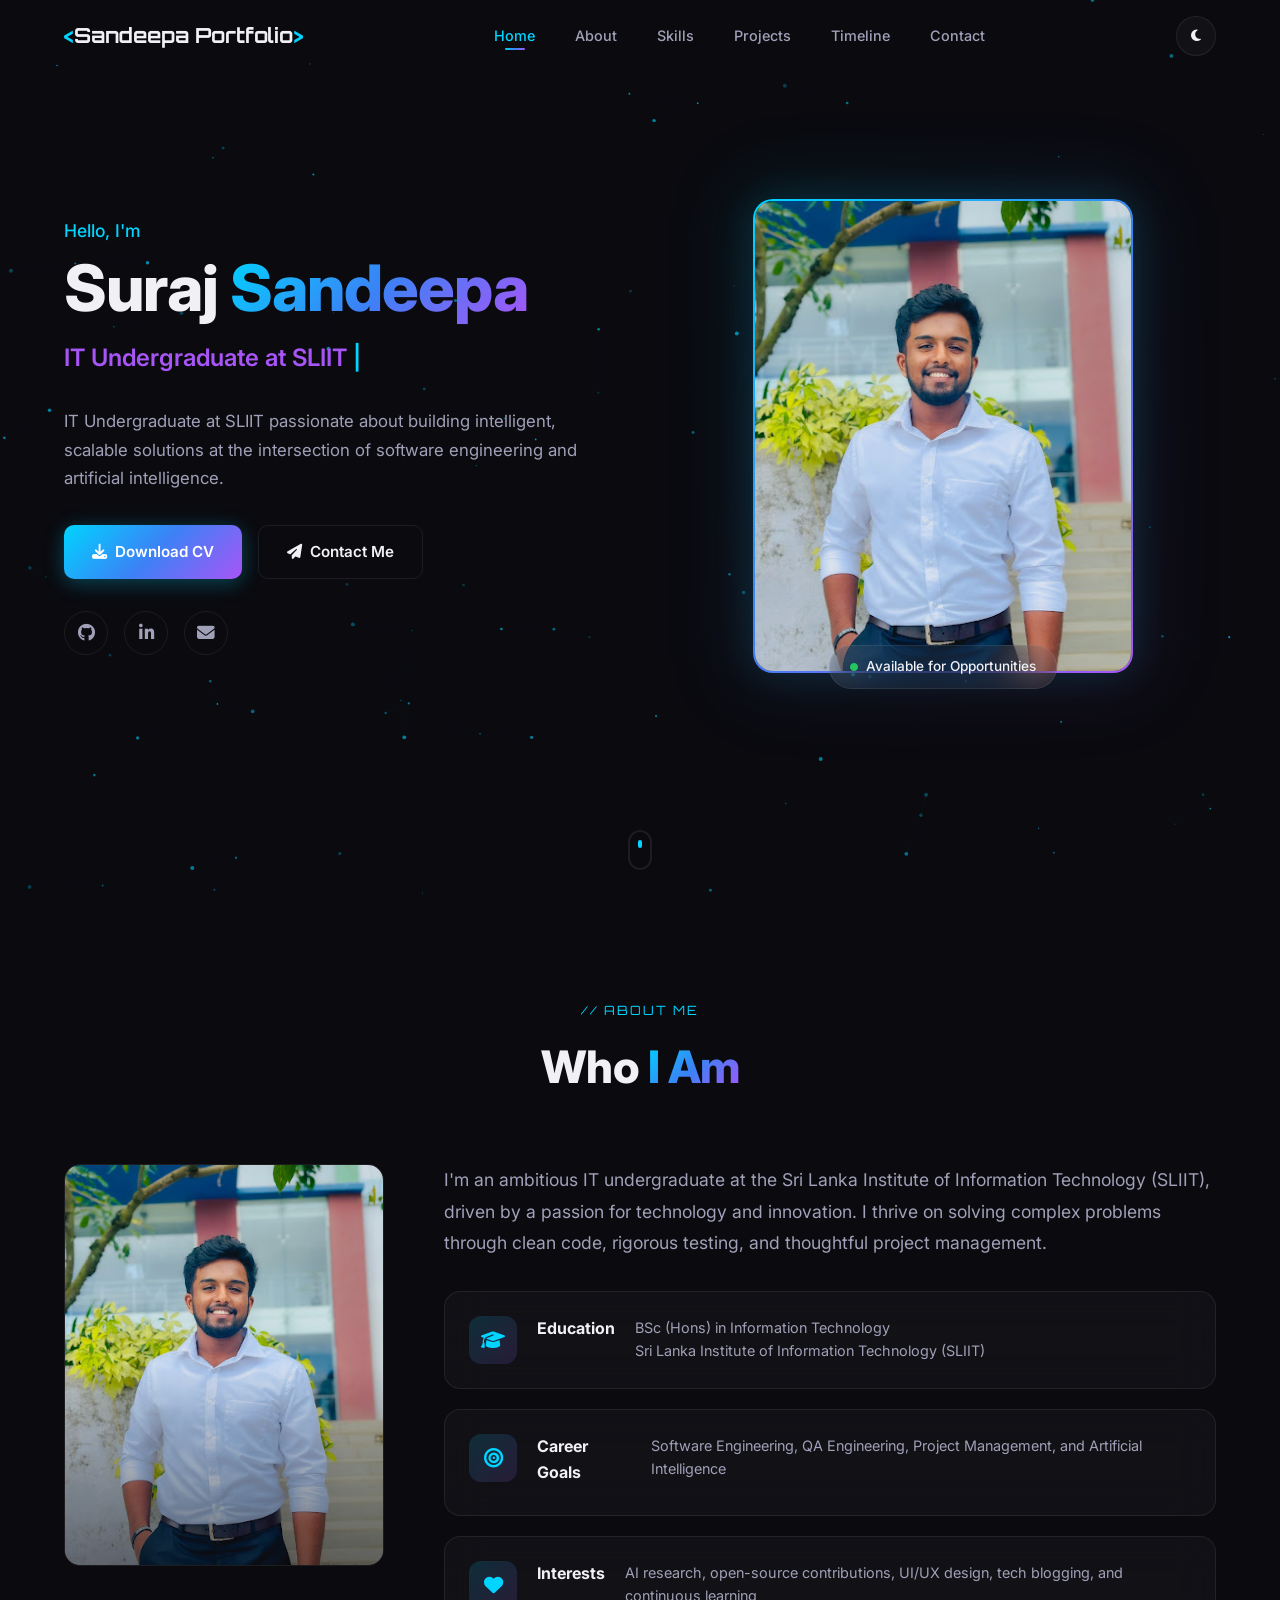
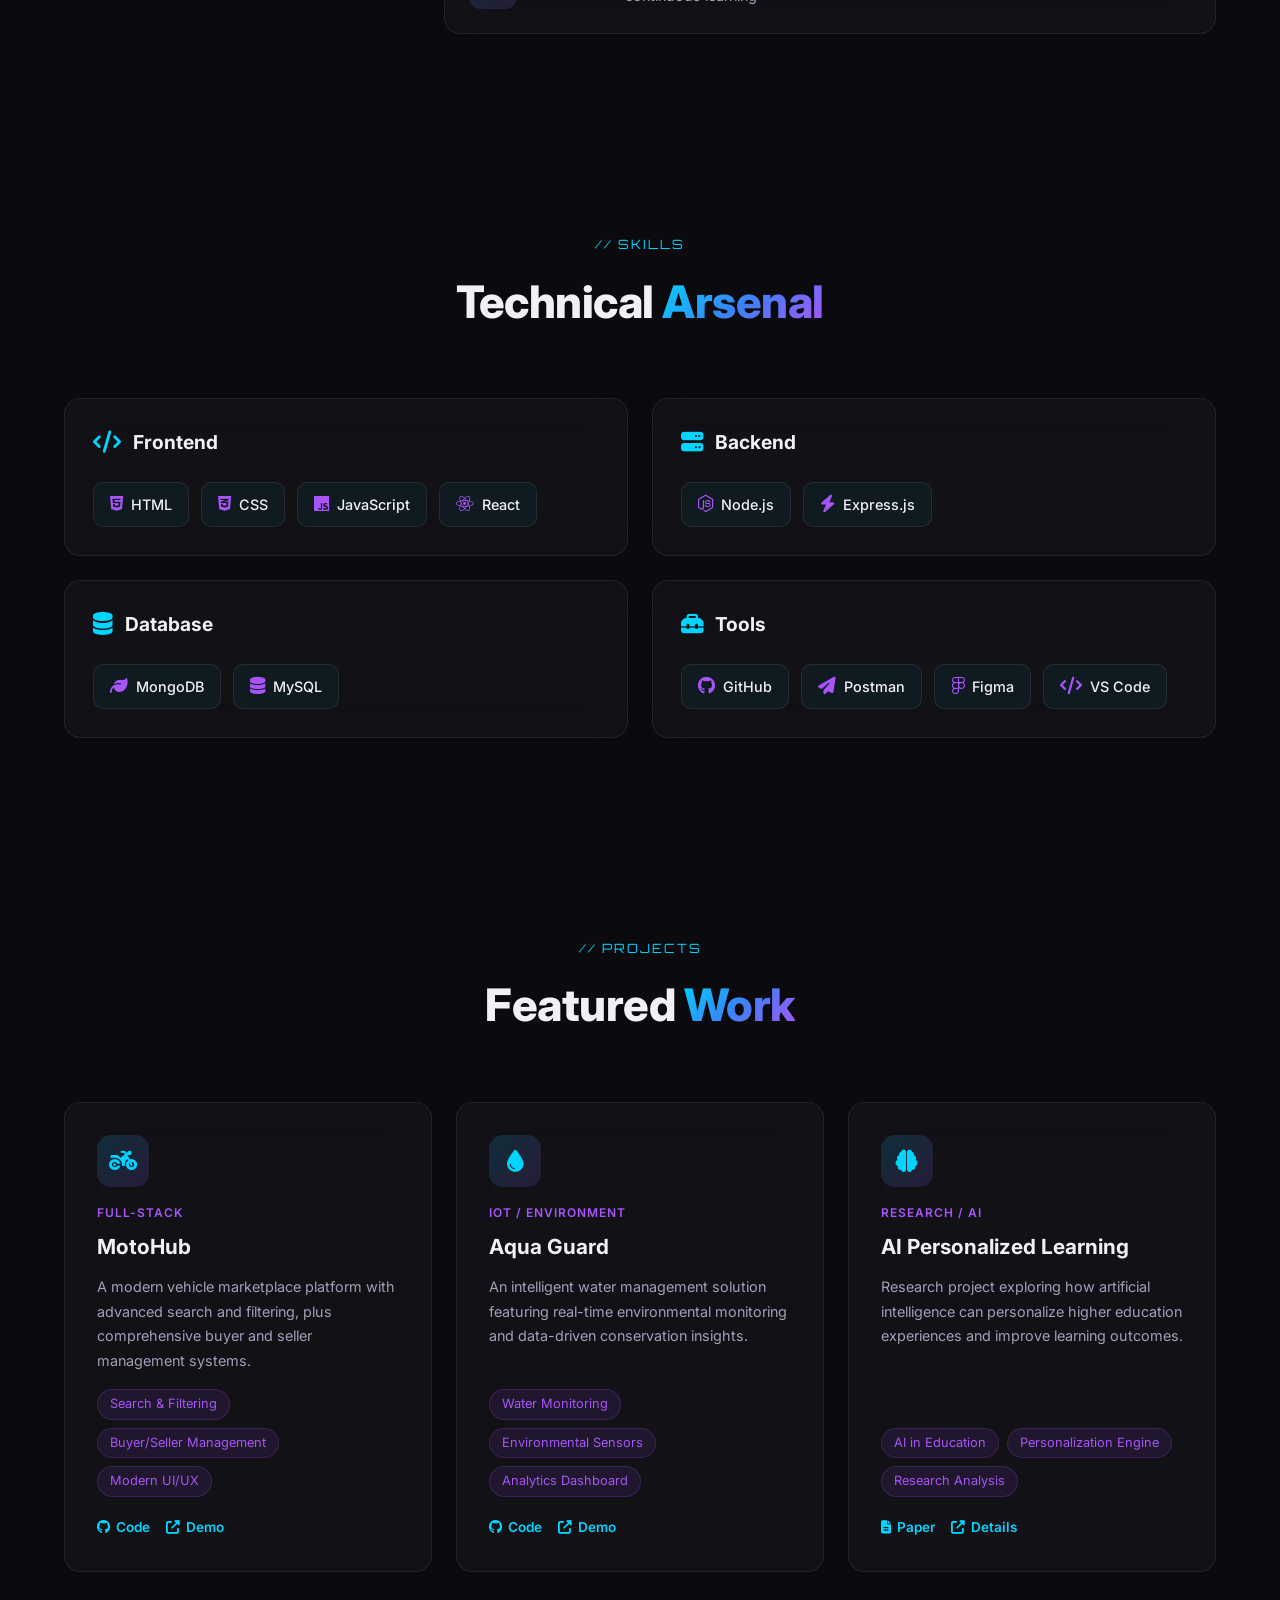
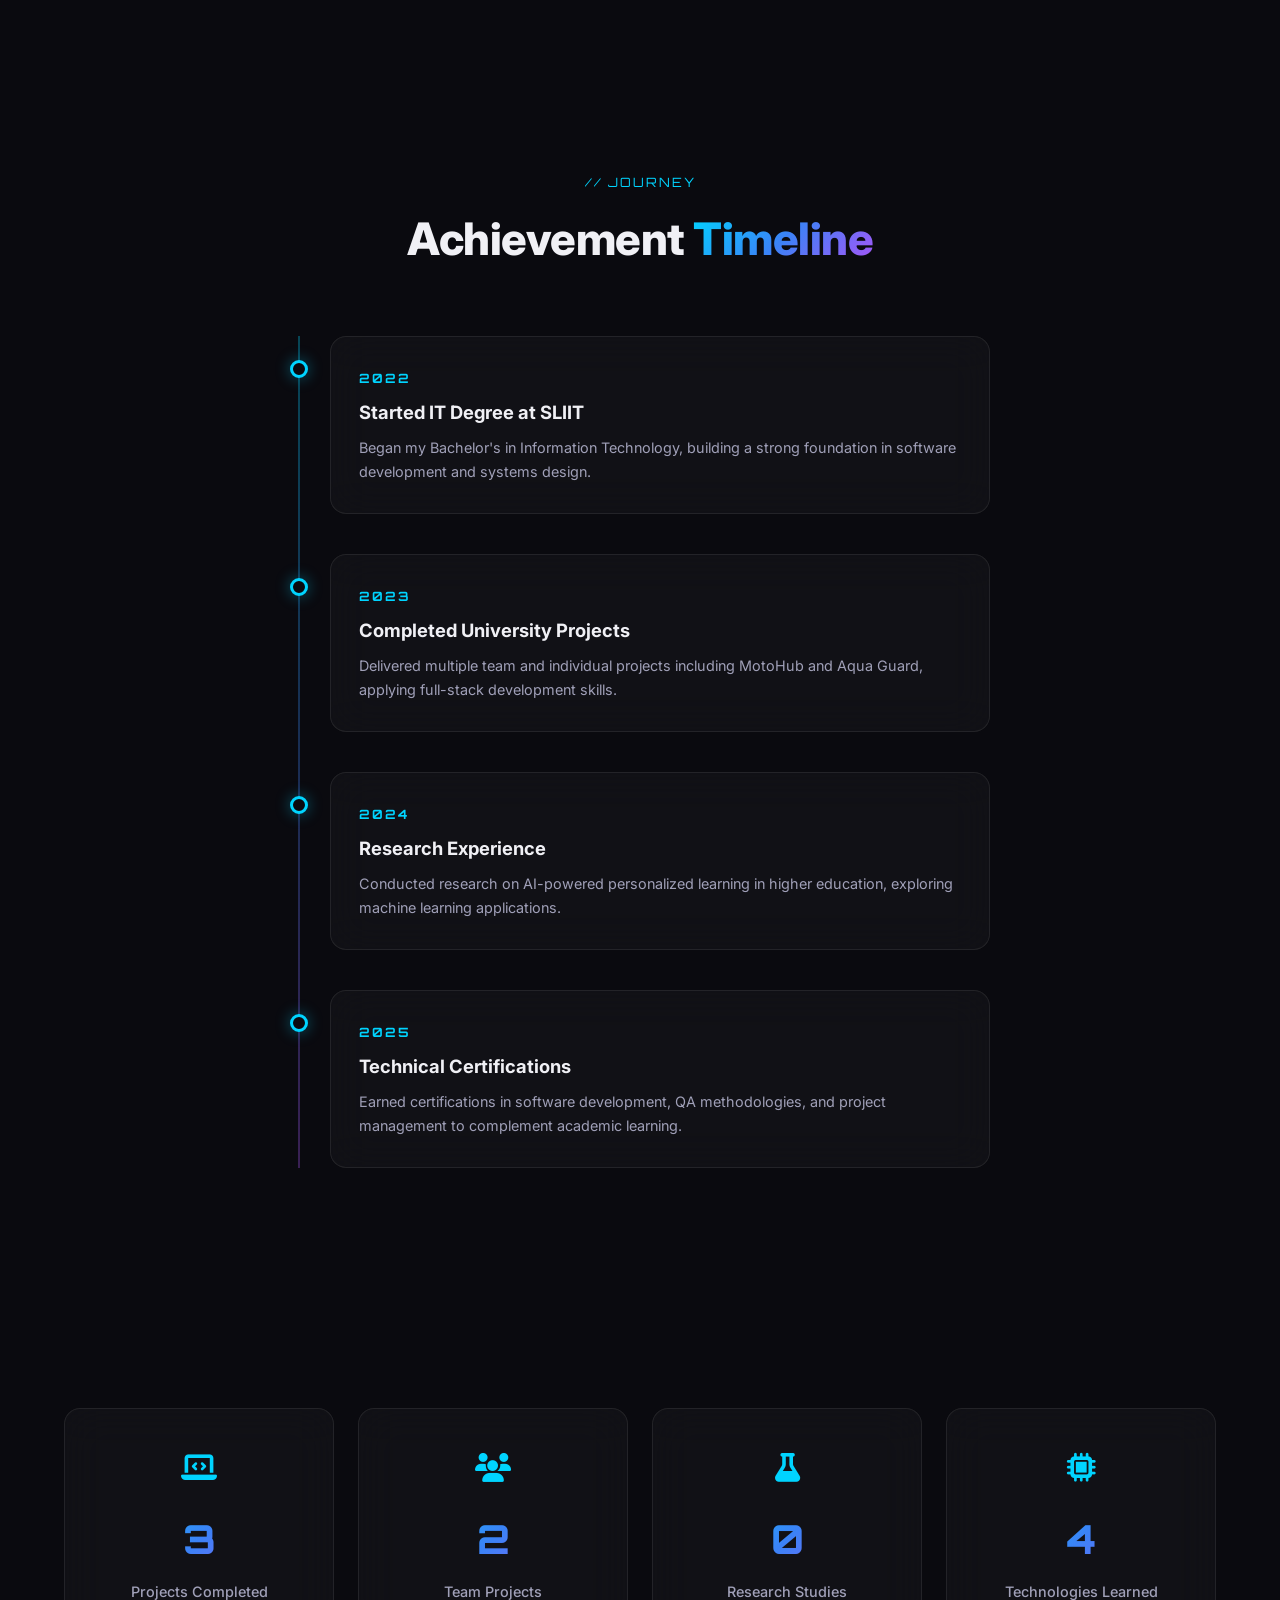
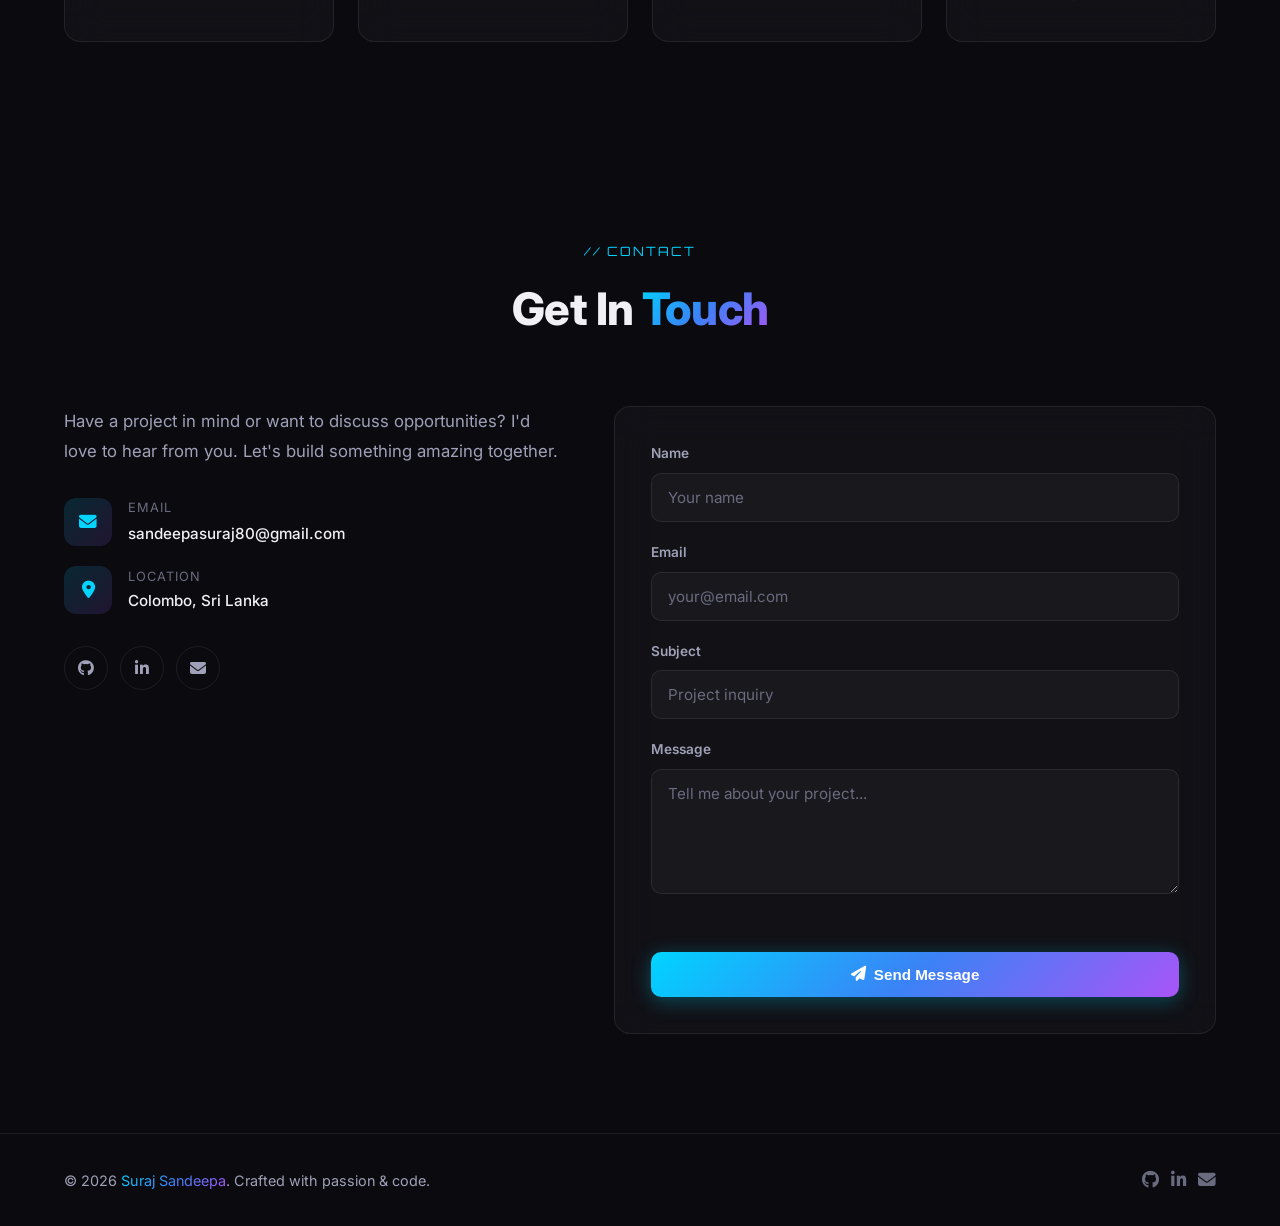
<file: index.html>
<!DOCTYPE html>
<html lang="en" data-theme="dark">
<head>
  <meta charset="UTF-8" />
  <meta name="viewport" content="width=device-width, initial-scale=1.0" />
  <meta name="description" content="Suraj Sandeepa - IT Undergraduate at SLIIT. Software Engineering, QA, Project Management & AI enthusiast." />
  <title>Suraj Sandeepa | Portfolio</title>
  <link rel="preconnect" href="https://fonts.googleapis.com" />
  <link rel="preconnect" href="https://fonts.gstatic.com" crossorigin />
  <link href="https://fonts.googleapis.com/css2?family=Inter:wght@300;400;500;600;700;800&family=Orbitron:wght@500;600;700;800&display=swap" rel="stylesheet" />
  <link rel="stylesheet" href="https://cdnjs.cloudflare.com/ajax/libs/font-awesome/6.5.1/css/all.min.css" />
  <link rel="stylesheet" href="css/style.css" />
</head>
<body>
  <!-- Loading Screen -->
  <div id="loader" class="loader">
    <div class="loader-content">
      <div class="loader-ring"></div>
      <p class="loader-text">Initializing<span class="loader-dots"></span></p>
    </div>
  </div>

  <!-- Particle Background -->
  <canvas id="particles"></canvas>

  <!-- Navigation -->
  <header class="navbar" id="navbar">
    <nav class="nav-container">
      <a href="#home" class="nav-logo">
        <span class="logo-bracket">&lt;</span>Sandeepa Portfolio<span class="logo-bracket">&gt;</span></span>
      </a>
      <ul class="nav-links" id="navLinks">
        <li><a href="#home" class="nav-link active">Home</a></li>
        <li><a href="#about" class="nav-link">About</a></li>
        <li><a href="#skills" class="nav-link">Skills</a></li>
        <li><a href="#projects" class="nav-link">Projects</a></li>
        <li><a href="#timeline" class="nav-link">Timeline</a></li>
        <li><a href="#contact" class="nav-link">Contact</a></li>
      </ul>
      <div class="nav-actions">
        <button id="themeToggle" class="theme-toggle" aria-label="Toggle theme">
          <i class="fas fa-moon"></i>
        </button>
        <button class="nav-toggle" id="navToggle" aria-label="Toggle menu">
          <span></span><span></span><span></span>
        </button>
      </div>
    </nav>
  </header>

  <main>
    <!-- Hero Section -->
    <section id="home" class="section hero">
      <div class="container hero-grid">
        <div class="hero-content reveal">
          <p class="hero-greeting">Hello, I'm</p>
          <h1 class="hero-name">Suraj <span class="gradient-text">Sandeepa</span></h1>
          <div class="hero-role">
            <span id="typingText" class="typing-text"></span>
            <span class="typing-cursor">|</span>
          </div>
          <p class="hero-desc">
            IT Undergraduate at SLIIT passionate about building intelligent, scalable solutions
            at the intersection of software engineering and artificial intelligence.
          </p>
          <div class="hero-buttons">
            <a href="cv.html" target="_blank" rel="noopener noreferrer" class="btn btn-primary">
              <i class="fas fa-download"></i> Download CV
            </a>
            <a href="#contact" class="btn btn-outline">
              <i class="fas fa-paper-plane"></i> Contact Me
            </a>
          </div>
          <div class="hero-social">
            <a href="https://github.com/Sandeepa02" target="_blank" rel="noopener noreferrer" aria-label="GitHub"><i class="fab fa-github"></i></a>
            <a href="https://www.linkedin.com/in/suraj-sandeepa-161813302" target="_blank" rel="noopener noreferrer" aria-label="LinkedIn"><i class="fab fa-linkedin-in"></i></a>
            <a href="https://mail.google.com/mail/?view=cm&to=sandeepasuraj80@gmail.com" target="_blank" rel="noopener noreferrer" aria-label="Email"><i class="fas fa-envelope"></i></a>
          </div>
        </div>
        <div class="hero-image-wrapper reveal" data-delay="200">
          <div class="hero-image-card tilt-card">
            <div class="hero-image-glow"></div>
            <div class="hero-image-frame">
              <img
                src="assets/images/suraj-sandeepa.png"
                alt="Suraj Sandeepa - IT Undergraduate at SLIIT"
                class="hero-photo"
                width="400"
                height="500"
              />
            </div>
            <div class="hero-image-badge">
              <i class="fas fa-circle status-dot"></i> Available for Opportunities
            </div>
          </div>
        </div>
      </div>
      <a href="#about" class="scroll-indicator" aria-label="Scroll down">
        <span></span>
      </a>
    </section>

    <!-- About Section -->
    <section id="about" class="section about">
      <div class="container">
        <div class="section-header reveal">
          <span class="section-tag">// About Me</span>
          <h2 class="section-title">Who <span class="gradient-text">I Am</span></h2>
        </div>
        <div class="about-grid">
          <div class="about-image reveal">
            <div class="about-image-card tilt-card">
              <img
                src="assets/images/suraj-sandeepa.png"
                alt="Suraj Sandeepa portrait"
                class="about-photo"
                width="320"
                height="400"
              />
              <div class="about-image-overlay"></div>
            </div>
          </div>
          <div class="about-content reveal" data-delay="150">
            <p class="about-summary">
              I'm an ambitious IT undergraduate at the Sri Lanka Institute of Information Technology (SLIIT),
              driven by a passion for technology and innovation. I thrive on solving complex problems through
              clean code, rigorous testing, and thoughtful project management.
            </p>
            <div class="about-cards">
              <div class="glass-card about-card">
                <div class="about-card-icon"><i class="fas fa-graduation-cap"></i></div>
                <h3>Education</h3>
                <p>BSc (Hons) in Information Technology<br />Sri Lanka Institute of Information Technology (SLIIT)</p>
              </div>
              <div class="glass-card about-card">
                <div class="about-card-icon"><i class="fas fa-bullseye"></i></div>
                <h3>Career Goals</h3>
                <p>Software Engineering, QA Engineering, Project Management, and Artificial Intelligence</p>
              </div>
              <div class="glass-card about-card">
                <div class="about-card-icon"><i class="fas fa-heart"></i></div>
                <h3>Interests</h3>
                <p>AI research, open-source contributions, UI/UX design, tech blogging, and continuous learning</p>
              </div>
            </div>
          </div>
        </div>
      </div>
    </section>

    <!-- Skills Section -->
    <section id="skills" class="section skills">
      <div class="container">
        <div class="section-header reveal">
          <span class="section-tag">// Skills</span>
          <h2 class="section-title">Technical <span class="gradient-text">Arsenal</span></h2>
        </div>
        <div class="skills-grid">
          <div class="glass-card skill-category reveal tilt-card">
            <div class="skill-category-header">
              <i class="fas fa-code"></i>
              <h3>Frontend</h3>
            </div>
            <div class="skill-items">
              <div class="skill-item"><i class="fab fa-html5"></i><span>HTML</span></div>
              <div class="skill-item"><i class="fab fa-css3-alt"></i><span>CSS</span></div>
              <div class="skill-item"><i class="fab fa-js"></i><span>JavaScript</span></div>
              <div class="skill-item"><i class="fab fa-react"></i><span>React</span></div>
            </div>
          </div>
          <div class="glass-card skill-category reveal tilt-card" data-delay="100">
            <div class="skill-category-header">
              <i class="fas fa-server"></i>
              <h3>Backend</h3>
            </div>
            <div class="skill-items">
              <div class="skill-item"><i class="fab fa-node-js"></i><span>Node.js</span></div>
              <div class="skill-item"><i class="fas fa-bolt"></i><span>Express.js</span></div>
            </div>
          </div>
          <div class="glass-card skill-category reveal tilt-card" data-delay="200">
            <div class="skill-category-header">
              <i class="fas fa-database"></i>
              <h3>Database</h3>
            </div>
            <div class="skill-items">
              <div class="skill-item"><i class="fas fa-leaf"></i><span>MongoDB</span></div>
              <div class="skill-item"><i class="fas fa-database"></i><span>MySQL</span></div>
            </div>
          </div>
          <div class="glass-card skill-category reveal tilt-card" data-delay="300">
            <div class="skill-category-header">
              <i class="fas fa-toolbox"></i>
              <h3>Tools</h3>
            </div>
            <div class="skill-items">
              <div class="skill-item"><i class="fab fa-github"></i><span>GitHub</span></div>
              <div class="skill-item"><i class="fas fa-paper-plane"></i><span>Postman</span></div>
              <div class="skill-item"><i class="fab fa-figma"></i><span>Figma</span></div>
              <div class="skill-item"><i class="fas fa-code"></i><span>VS Code</span></div>
            </div>
          </div>
        </div>
      </div>
    </section>

    <!-- Projects Section -->
    <section id="projects" class="section projects">
      <div class="container">
        <div class="section-header reveal">
          <span class="section-tag">// Projects</span>
          <h2 class="section-title">Featured <span class="gradient-text">Work</span></h2>
        </div>
        <div class="projects-grid">
          <article class="glass-card project-card reveal tilt-card">
            <div class="project-icon"><i class="fas fa-motorcycle"></i></div>
            <span class="project-tag">Full-Stack</span>
            <h3>MotoHub</h3>
            <p>A modern vehicle marketplace platform with advanced search and filtering, plus comprehensive buyer and seller management systems.</p>
            <ul class="project-features">
              <li>Search &amp; Filtering</li>
              <li>Buyer/Seller Management</li>
              <li>Modern UI/UX</li>
            </ul>
            <div class="project-links">
              <a href="#" class="project-link"><i class="fab fa-github"></i> Code</a>
              <a href="#" class="project-link"><i class="fas fa-external-link-alt"></i> Demo</a>
            </div>
          </article>
          <article class="glass-card project-card reveal tilt-card" data-delay="150">
            <div class="project-icon"><i class="fas fa-tint"></i></div>
            <span class="project-tag">IoT / Environment</span>
            <h3>Aqua Guard</h3>
            <p>An intelligent water management solution featuring real-time environmental monitoring and data-driven conservation insights.</p>
            <ul class="project-features">
              <li>Water Monitoring</li>
              <li>Environmental Sensors</li>
              <li>Analytics Dashboard</li>
            </ul>
            <div class="project-links">
              <a href="#" class="project-link"><i class="fab fa-github"></i> Code</a>
              <a href="#" class="project-link"><i class="fas fa-external-link-alt"></i> Demo</a>
            </div>
          </article>
          <article class="glass-card project-card reveal tilt-card" data-delay="300">
            <div class="project-icon"><i class="fas fa-brain"></i></div>
            <span class="project-tag">Research / AI</span>
            <h3>AI Personalized Learning</h3>
            <p>Research project exploring how artificial intelligence can personalize higher education experiences and improve learning outcomes.</p>
            <ul class="project-features">
              <li>AI in Education</li>
              <li>Personalization Engine</li>
              <li>Research Analysis</li>
            </ul>
            <div class="project-links">
              <a href="#" class="project-link"><i class="fas fa-file-alt"></i> Paper</a>
              <a href="#" class="project-link"><i class="fas fa-external-link-alt"></i> Details</a>
            </div>
          </article>
        </div>
      </div>
    </section>

    <!-- Timeline Section -->
    <section id="timeline" class="section timeline-section">
      <div class="container">
        <div class="section-header reveal">
          <span class="section-tag">// Journey</span>
          <h2 class="section-title">Achievement <span class="gradient-text">Timeline</span></h2>
        </div>
        <div class="timeline">
          <div class="timeline-item reveal">
            <div class="timeline-dot"></div>
            <div class="glass-card timeline-card">
              <span class="timeline-year">2022</span>
              <h3>Started IT Degree at SLIIT</h3>
              <p>Began my Bachelor's in Information Technology, building a strong foundation in software development and systems design.</p>
            </div>
          </div>
          <div class="timeline-item reveal" data-delay="100">
            <div class="timeline-dot"></div>
            <div class="glass-card timeline-card">
              <span class="timeline-year">2023</span>
              <h3>Completed University Projects</h3>
              <p>Delivered multiple team and individual projects including MotoHub and Aqua Guard, applying full-stack development skills.</p>
            </div>
          </div>
          <div class="timeline-item reveal" data-delay="200">
            <div class="timeline-dot"></div>
            <div class="glass-card timeline-card">
              <span class="timeline-year">2024</span>
              <h3>Research Experience</h3>
              <p>Conducted research on AI-powered personalized learning in higher education, exploring machine learning applications.</p>
            </div>
          </div>
          <div class="timeline-item reveal" data-delay="300">
            <div class="timeline-dot"></div>
            <div class="glass-card timeline-card">
              <span class="timeline-year">2025</span>
              <h3>Technical Certifications</h3>
              <p>Earned certifications in software development, QA methodologies, and project management to complement academic learning.</p>
            </div>
          </div>
        </div>
      </div>
    </section>

    <!-- Statistics Section -->
    <section id="stats" class="section stats-section">
      <div class="container">
        <div class="stats-grid">
          <div class="glass-card stat-card reveal tilt-card">
            <div class="stat-icon"><i class="fas fa-laptop-code"></i></div>
            <span class="stat-number" data-target="12">0</span>
            <span class="stat-label">Projects Completed</span>
          </div>
          <div class="glass-card stat-card reveal tilt-card" data-delay="100">
            <div class="stat-icon"><i class="fas fa-users"></i></div>
            <span class="stat-number" data-target="8">0</span>
            <span class="stat-label">Team Projects</span>
          </div>
          <div class="glass-card stat-card reveal tilt-card" data-delay="200">
            <div class="stat-icon"><i class="fas fa-flask"></i></div>
            <span class="stat-number" data-target="3">0</span>
            <span class="stat-label">Research Studies</span>
          </div>
          <div class="glass-card stat-card reveal tilt-card" data-delay="300">
            <div class="stat-icon"><i class="fas fa-microchip"></i></div>
            <span class="stat-number" data-target="15">0</span>
            <span class="stat-label">Technologies Learned</span>
          </div>
        </div>
      </div>
    </section>

    <!-- Contact Section -->
    <section id="contact" class="section contact">
      <div class="container">
        <div class="section-header reveal">
          <span class="section-tag">// Contact</span>
          <h2 class="section-title">Get In <span class="gradient-text">Touch</span></h2>
        </div>
        <div class="contact-grid">
          <div class="contact-info reveal">
            <p class="contact-desc">Have a project in mind or want to discuss opportunities? I'd love to hear from you. Let's build something amazing together.</p>
            <div class="contact-details">
              <div class="contact-detail">
                <i class="fas fa-envelope"></i>
                <div>
                  <span>Email</span>
                  <a href="https://mail.google.com/mail/?view=cm&to=sandeepasuraj80@gmail.com" target="_blank" rel="noopener noreferrer">sandeepasuraj80@gmail.com</a>
                </div>
              </div>
              <div class="contact-detail">
                <i class="fas fa-map-marker-alt"></i>
                <div>
                  <span>Location</span>
                  <p>Colombo, Sri Lanka</p>
                </div>
              </div>
            </div>
            <div class="contact-social">
              <a href="https://github.com/Sandeepa02" target="_blank" rel="noopener noreferrer"><i class="fab fa-github"></i></a>
              <a href="https://www.linkedin.com/in/suraj-sandeepa-161813302" target="_blank" rel="noopener noreferrer"><i class="fab fa-linkedin-in"></i></a>
              <a href="https://mail.google.com/mail/?view=cm&to=sandeepasuraj80@gmail.com" target="_blank" rel="noopener noreferrer"><i class="fas fa-envelope"></i></a>
            </div>
          </div>
          <form class="glass-card contact-form reveal tilt-card" data-delay="150" id="contactForm" novalidate>
            <input type="text" name="_honey" class="form-honey" tabindex="-1" autocomplete="off" aria-hidden="true" />
            <input type="hidden" name="_captcha" value="false" />
            <input type="hidden" name="_template" value="table" />
            <input type="hidden" name="_subject" id="formEmailSubject" value="New Portfolio Contact Message" />
            <div class="form-group">
              <label for="name">Name</label>
              <input type="text" id="name" name="name" placeholder="Your name" required />
            </div>
            <div class="form-group">
              <label for="email">Email</label>
              <input type="email" id="email" name="email" placeholder="your@email.com" required />
            </div>
            <div class="form-group">
              <label for="subject">Subject</label>
              <input type="text" id="subject" name="subject" placeholder="Project inquiry" required />
            </div>
            <div class="form-group">
              <label for="message">Message</label>
              <textarea id="message" name="message" rows="5" placeholder="Tell me about your project..." required></textarea>
            </div>
            <p id="formStatus" class="form-status" role="status" aria-live="polite"></p>
            <button type="submit" class="btn btn-primary btn-full" id="formSubmitBtn">
              <i class="fas fa-paper-plane"></i> Send Message
            </button>
          </form>
        </div>
      </div>
    </section>
  </main>

  <footer class="footer">
    <div class="container footer-content">
      <p>&copy; 2026 <span class="gradient-text">Suraj Sandeepa</span>. Crafted with passion &amp; code.</p>
      <div class="footer-social">
        <a href="https://github.com/Sandeepa02" target="_blank" rel="noopener noreferrer"><i class="fab fa-github"></i></a>
        <a href="https://www.linkedin.com/in/suraj-sandeepa-161813302" target="_blank" rel="noopener noreferrer"><i class="fab fa-linkedin-in"></i></a>
        <a href="https://mail.google.com/mail/?view=cm&to=sandeepasuraj80@gmail.com" target="_blank" rel="noopener noreferrer"><i class="fas fa-envelope"></i></a>
      </div>
    </div>
  </footer>

  <script src="js/main.js"></script>
</body>
</html>
</file>
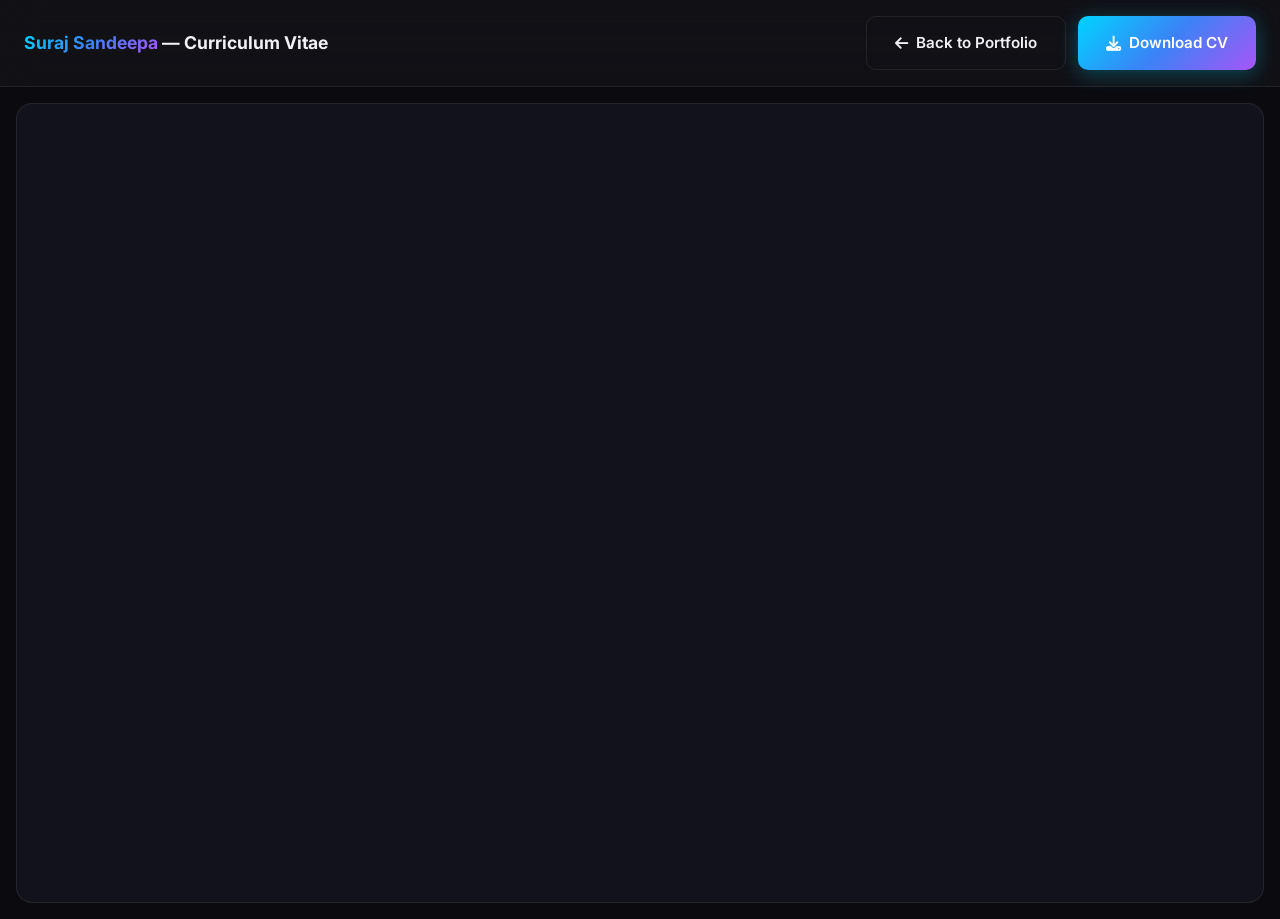
<file: cv.html>
<!DOCTYPE html>
<html lang="en" data-theme="dark">
<head>
  <meta charset="UTF-8" />
  <meta name="viewport" content="width=device-width, initial-scale=1.0" />
  <title>Suraj Sandeepa | CV</title>
  <link rel="preconnect" href="https://fonts.googleapis.com" />
  <link rel="preconnect" href="https://fonts.gstatic.com" crossorigin />
  <link href="https://fonts.googleapis.com/css2?family=Inter:wght@400;600;700&family=Orbitron:wght@600&display=swap" rel="stylesheet" />
  <link rel="stylesheet" href="https://cdnjs.cloudflare.com/ajax/libs/font-awesome/6.5.1/css/all.min.css" />
  <link rel="stylesheet" href="css/style.css" />
  <style>
    body {
      margin: 0;
      min-height: 100vh;
      background: var(--bg-primary);
      display: flex;
      flex-direction: column;
      font-family: var(--font-main);
    }

    .cv-header {
      display: flex;
      justify-content: space-between;
      align-items: center;
      flex-wrap: wrap;
      gap: 16px;
      padding: 16px 24px;
      background: rgba(255, 255, 255, 0.03);
      backdrop-filter: blur(20px);
      border-bottom: 1px solid var(--border-glass);
      position: sticky;
      top: 0;
      z-index: 10;
    }

    .cv-header h1 {
      color: var(--text-primary);
      font-size: 1.1rem;
      font-weight: 700;
      margin: 0;
    }

    .cv-header h1 span {
      background: var(--gradient-main);
      -webkit-background-clip: text;
      -webkit-text-fill-color: transparent;
      background-clip: text;
    }

    .cv-actions {
      display: flex;
      gap: 12px;
      flex-wrap: wrap;
    }

    .cv-viewer-wrap {
      flex: 1;
      display: flex;
      flex-direction: column;
      padding: 16px;
    }

    .cv-viewer {
      flex: 1;
      width: 100%;
      min-height: calc(100vh - 100px);
      border: 1px solid var(--border-glass);
      border-radius: var(--radius);
      background: var(--bg-secondary);
    }

    .cv-fallback {
      display: none;
      flex: 1;
      align-items: center;
      justify-content: center;
      flex-direction: column;
      gap: 20px;
      text-align: center;
      padding: 40px;
      color: var(--text-secondary);
    }

    .cv-fallback i {
      font-size: 3rem;
      color: var(--accent-cyan);
    }
  </style>
</head>
<body>
  <header class="cv-header">
    <h1><span>Suraj Sandeepa</span> — Curriculum Vitae</h1>
    <div class="cv-actions">
      <a href="index.html" class="btn btn-outline">
        <i class="fas fa-arrow-left"></i> Back to Portfolio
      </a>
      <a href="assets/cv/suraj-cv.pdf" download="Suraj_Sandeepa_CV.pdf" class="btn btn-primary">
        <i class="fas fa-download"></i> Download CV
      </a>
    </div>
  </header>

  <div class="cv-viewer-wrap">
    <iframe
      id="cvFrame"
      class="cv-viewer"
      src="assets/cv/suraj-cv.pdf"
      title="Suraj Sandeepa CV"
    ></iframe>
    <div id="cvFallback" class="cv-fallback">
      <i class="fas fa-file-pdf"></i>
      <p>Your browser can't preview the PDF inline.</p>
      <a href="assets/cv/suraj-cv.pdf" download="Suraj_Sandeepa_CV.pdf" class="btn btn-primary">
        <i class="fas fa-download"></i> Download CV
      </a>
    </div>
  </div>

  <script>
    const frame = document.getElementById('cvFrame');
    const fallback = document.getElementById('cvFallback');

    frame.addEventListener('error', () => {
      frame.style.display = 'none';
      fallback.style.display = 'flex';
    });
  </script>
</body>
</html>
</file>
<file: css/style.css>
/* ===== CSS Variables ===== */
:root {
  --bg-primary: #0a0a0f;
  --bg-secondary: #12121a;
  --bg-card: rgba(255, 255, 255, 0.03);
  --bg-card-hover: rgba(255, 255, 255, 0.06);
  --border-glass: rgba(255, 255, 255, 0.08);
  --text-primary: #f0f0f5;
  --text-secondary: #a0a0b8;
  --text-muted: #6b6b80;
  --accent-cyan: #00d4ff;
  --accent-blue: #3b82f6;
  --accent-purple: #a855f7;
  --gradient-main: linear-gradient(135deg, var(--accent-cyan), var(--accent-blue), var(--accent-purple));
  --gradient-glow: linear-gradient(135deg, rgba(0, 212, 255, 0.15), rgba(168, 85, 247, 0.15));
  --shadow-glow: 0 0 40px rgba(0, 212, 255, 0.15);
  --navbar-height: 72px;
  --radius: 16px;
  --radius-sm: 10px;
  --transition: 0.3s cubic-bezier(0.4, 0, 0.2, 1);
  --font-main: 'Inter', system-ui, sans-serif;
  --font-display: 'Orbitron', sans-serif;
}

[data-theme="light"] {
  --bg-primary: #f0f2f8;
  --bg-secondary: #e4e8f0;
  --bg-card: rgba(255, 255, 255, 0.7);
  --bg-card-hover: rgba(255, 255, 255, 0.9);
  --border-glass: rgba(0, 0, 0, 0.08);
  --text-primary: #1a1a2e;
  --text-secondary: #4a4a6a;
  --text-muted: #7a7a9a;
  --shadow-glow: 0 0 40px rgba(59, 130, 246, 0.1);
}

/* ===== Reset & Base ===== */
*, *::before, *::after { box-sizing: border-box; margin: 0; padding: 0; }

html {
  scroll-behavior: smooth;
  scroll-padding-top: var(--navbar-height);
}

body {
  font-family: var(--font-main);
  background: var(--bg-primary);
  color: var(--text-primary);
  line-height: 1.6;
  overflow-x: hidden;
  transition: background var(--transition), color var(--transition);
}

a { color: inherit; text-decoration: none; }
ul { list-style: none; }
img { max-width: 100%; display: block; }

.container {
  width: 100%;
  max-width: 1200px;
  margin: 0 auto;
  padding: 0 24px;
}

main {
  position: relative;
  z-index: 1;
}

.section {
  padding: 100px 0;
  position: relative;
}

.gradient-text {
  background: var(--gradient-main);
  -webkit-background-clip: text;
  -webkit-text-fill-color: transparent;
  background-clip: text;
}

.glass-card {
  background: var(--bg-card);
  backdrop-filter: blur(20px);
  -webkit-backdrop-filter: blur(20px);
  border: 1px solid var(--border-glass);
  border-radius: var(--radius);
  transition: all var(--transition);
}

.glass-card:hover {
  background: var(--bg-card-hover);
  border-color: rgba(0, 212, 255, 0.2);
  box-shadow: var(--shadow-glow);
}

/* ===== Loader ===== */
.loader {
  position: fixed;
  inset: 0;
  z-index: 10000;
  background: var(--bg-primary);
  display: flex;
  align-items: center;
  justify-content: center;
  transition: opacity 0.6s ease, visibility 0.6s ease;
}

.loader.hidden {
  opacity: 0;
  visibility: hidden;
  pointer-events: none;
}

.loader-ring {
  width: 60px;
  height: 60px;
  border: 3px solid var(--border-glass);
  border-top-color: var(--accent-cyan);
  border-radius: 50%;
  animation: spin 0.8s linear infinite;
  margin: 0 auto 20px;
}

.loader-text {
  font-family: var(--font-display);
  font-size: 0.85rem;
  letter-spacing: 3px;
  text-transform: uppercase;
  color: var(--text-secondary);
}

@keyframes spin { to { transform: rotate(360deg); } }

/* ===== Particles ===== */
#particles {
  position: fixed;
  inset: 0;
  z-index: 0;
  pointer-events: none;
}

/* ===== Navbar ===== */
.navbar {
  position: fixed;
  top: 0;
  left: 0;
  right: 0;
  z-index: 1000;
  height: var(--navbar-height);
  transition: all var(--transition);
}

.navbar.scrolled {
  background: rgba(10, 10, 15, 0.85);
  backdrop-filter: blur(20px);
  -webkit-backdrop-filter: blur(20px);
  border-bottom: 1px solid var(--border-glass);
  box-shadow: 0 4px 30px rgba(0, 0, 0, 0.3);
}

[data-theme="light"] .navbar.scrolled {
  background: rgba(240, 242, 248, 0.9);
}

.nav-container {
  max-width: 1200px;
  margin: 0 auto;
  padding: 0 24px;
  height: 100%;
  display: flex;
  align-items: center;
  justify-content: space-between;
}

.nav-logo {
  font-family: var(--font-display);
  font-size: 1.3rem;
  font-weight: 700;
  color: var(--text-primary);
}

.logo-bracket { color: var(--accent-cyan); }

.nav-links {
  display: flex;
  gap: 8px;
}

.nav-link {
  padding: 8px 16px;
  font-size: 0.9rem;
  font-weight: 500;
  color: var(--text-secondary);
  border-radius: var(--radius-sm);
  transition: all var(--transition);
  position: relative;
}

.nav-link:hover,
.nav-link.active {
  color: var(--accent-cyan);
}

.nav-link.active::after {
  content: '';
  position: absolute;
  bottom: 2px;
  left: 50%;
  transform: translateX(-50%);
  width: 20px;
  height: 2px;
  background: var(--gradient-main);
  border-radius: 2px;
}

.nav-actions {
  display: flex;
  align-items: center;
  gap: 12px;
}

.theme-toggle {
  width: 40px;
  height: 40px;
  border: 1px solid var(--border-glass);
  border-radius: 50%;
  background: var(--bg-card);
  color: var(--text-primary);
  cursor: pointer;
  display: flex;
  align-items: center;
  justify-content: center;
  transition: all var(--transition);
}

.theme-toggle:hover {
  border-color: var(--accent-cyan);
  color: var(--accent-cyan);
}

.nav-toggle {
  display: none;
  flex-direction: column;
  gap: 5px;
  background: none;
  border: none;
  cursor: pointer;
  padding: 4px;
}

.nav-toggle span {
  width: 24px;
  height: 2px;
  background: var(--text-primary);
  border-radius: 2px;
  transition: all var(--transition);
}

/* ===== Buttons ===== */
.btn {
  display: inline-flex;
  align-items: center;
  gap: 8px;
  padding: 14px 28px;
  font-size: 0.95rem;
  font-weight: 600;
  border-radius: var(--radius-sm);
  border: none;
  cursor: pointer;
  transition: all var(--transition);
}

.btn-primary {
  background: var(--gradient-main);
  color: #fff;
  box-shadow: 0 4px 20px rgba(0, 212, 255, 0.3);
}

.btn-primary:hover {
  transform: translateY(-2px);
  box-shadow: 0 8px 30px rgba(0, 212, 255, 0.4);
}

.btn-outline {
  background: transparent;
  color: var(--text-primary);
  border: 1px solid var(--border-glass);
}

.btn-outline:hover {
  border-color: var(--accent-cyan);
  color: var(--accent-cyan);
  background: rgba(0, 212, 255, 0.05);
}

.btn-full { width: 100%; justify-content: center; }

/* ===== Section Headers ===== */
.section-header {
  text-align: center;
  margin-bottom: 60px;
}

.section-tag {
  font-family: var(--font-display);
  font-size: 0.8rem;
  letter-spacing: 2px;
  color: var(--accent-cyan);
  text-transform: uppercase;
  display: block;
  margin-bottom: 12px;
}

.section-title {
  font-size: clamp(2rem, 5vw, 2.8rem);
  font-weight: 800;
  letter-spacing: -0.5px;
}

/* ===== Hero ===== */
.hero {
  min-height: 100vh;
  display: flex;
  align-items: center;
  padding-top: var(--navbar-height);
  position: relative;
}

.hero-grid {
  display: grid;
  grid-template-columns: 1fr 1fr;
  gap: 60px;
  align-items: center;
}

.hero-greeting {
  font-size: 1.1rem;
  color: var(--accent-cyan);
  font-weight: 500;
  margin-bottom: 8px;
}

.hero-name {
  font-size: clamp(2.5rem, 6vw, 4rem);
  font-weight: 800;
  line-height: 1.1;
  margin-bottom: 16px;
  letter-spacing: -1px;
}

.hero-role {
  font-size: clamp(1.1rem, 2.5vw, 1.5rem);
  font-weight: 600;
  color: var(--text-secondary);
  margin-bottom: 20px;
  min-height: 2em;
}

.typing-text { color: var(--accent-purple); }
.typing-cursor {
  color: var(--accent-cyan);
  animation: blink 1s step-end infinite;
}

@keyframes blink { 50% { opacity: 0; } }

.hero-desc {
  font-size: 1.05rem;
  color: var(--text-secondary);
  max-width: 520px;
  margin-bottom: 32px;
  line-height: 1.7;
}

.hero-buttons {
  display: flex;
  flex-wrap: wrap;
  gap: 16px;
  margin-bottom: 32px;
}

.hero-social {
  display: flex;
  gap: 16px;
}

.hero-social a {
  width: 44px;
  height: 44px;
  display: flex;
  align-items: center;
  justify-content: center;
  border: 1px solid var(--border-glass);
  border-radius: 50%;
  font-size: 1.1rem;
  color: var(--text-secondary);
  transition: all var(--transition);
}

.hero-social a:hover {
  color: var(--accent-cyan);
  border-color: var(--accent-cyan);
  transform: translateY(-3px);
  box-shadow: 0 4px 15px rgba(0, 212, 255, 0.2);
}

/* Hero Image */
.hero-image-wrapper {
  display: flex;
  justify-content: center;
  position: relative;
}

.hero-image-card {
  position: relative;
  width: 100%;
  max-width: 380px;
}

.hero-image-glow {
  position: absolute;
  inset: -20px;
  background: var(--gradient-glow);
  border-radius: 24px;
  filter: blur(40px);
  opacity: 0.6;
  z-index: 0;
}

.hero-image-frame {
  position: relative;
  z-index: 1;
  border-radius: 20px;
  overflow: hidden;
  border: 2px solid transparent;
  background: linear-gradient(var(--bg-secondary), var(--bg-secondary)) padding-box,
              var(--gradient-main) border-box;
  box-shadow: var(--shadow-glow);
}

.hero-photo {
  width: 100%;
  height: auto;
  aspect-ratio: 4/5;
  object-fit: cover;
  object-position: center top;
  display: block;
}

.hero-image-badge {
  position: absolute;
  bottom: -16px;
  left: 50%;
  transform: translateX(-50%);
  z-index: 2;
  background: var(--bg-card);
  backdrop-filter: blur(20px);
  border: 1px solid var(--border-glass);
  padding: 10px 20px;
  border-radius: 50px;
  font-size: 0.85rem;
  font-weight: 500;
  white-space: nowrap;
  display: flex;
  align-items: center;
  gap: 8px;
}

.status-dot {
  color: #22c55e;
  font-size: 0.5rem;
  animation: pulse 2s ease infinite;
}

@keyframes pulse {
  0%, 100% { opacity: 1; }
  50% { opacity: 0.4; }
}

.scroll-indicator {
  position: absolute;
  bottom: 30px;
  left: 50%;
  transform: translateX(-50%);
  width: 24px;
  height: 40px;
  border: 2px solid var(--border-glass);
  border-radius: 12px;
  display: flex;
  justify-content: center;
  padding-top: 8px;
}

.scroll-indicator span {
  width: 4px;
  height: 8px;
  background: var(--accent-cyan);
  border-radius: 2px;
  animation: scrollBounce 2s ease infinite;
}

@keyframes scrollBounce {
  0%, 100% { transform: translateY(0); opacity: 1; }
  50% { transform: translateY(8px); opacity: 0.3; }
}

/* ===== About ===== */
.about-grid {
  display: grid;
  grid-template-columns: 320px 1fr;
  gap: 60px;
  align-items: start;
}

.about-image-card {
  position: relative;
  border-radius: var(--radius);
  overflow: hidden;
  border: 1px solid var(--border-glass);
}

.about-photo {
  width: 100%;
  aspect-ratio: 4/5;
  object-fit: cover;
  object-position: center top;
}

.about-image-overlay {
  position: absolute;
  inset: 0;
  background: linear-gradient(to top, rgba(10, 10, 15, 0.5) 0%, transparent 50%);
  pointer-events: none;
}

.about-summary {
  font-size: 1.1rem;
  color: var(--text-secondary);
  line-height: 1.8;
  margin-bottom: 32px;
}

.about-cards {
  display: grid;
  gap: 20px;
}

.about-card {
  padding: 24px;
  display: flex;
  gap: 20px;
  align-items: flex-start;
}

.about-card-icon {
  width: 48px;
  height: 48px;
  min-width: 48px;
  display: flex;
  align-items: center;
  justify-content: center;
  background: var(--gradient-glow);
  border-radius: 12px;
  font-size: 1.2rem;
  color: var(--accent-cyan);
}

.about-card h3 {
  font-size: 1rem;
  font-weight: 700;
  margin-bottom: 6px;
}

.about-card p {
  font-size: 0.9rem;
  color: var(--text-secondary);
  line-height: 1.6;
}

/* ===== Skills ===== */
.skills-grid {
  display: grid;
  grid-template-columns: repeat(2, 1fr);
  gap: 24px;
}

.skill-category {
  padding: 28px;
}

.skill-category-header {
  display: flex;
  align-items: center;
  gap: 12px;
  margin-bottom: 24px;
}

.skill-category-header i {
  font-size: 1.4rem;
  color: var(--accent-cyan);
}

.skill-category-header h3 {
  font-size: 1.2rem;
  font-weight: 700;
}

.skill-items {
  display: flex;
  flex-wrap: wrap;
  gap: 12px;
}

.skill-item {
  display: flex;
  align-items: center;
  gap: 8px;
  padding: 10px 16px;
  background: rgba(0, 212, 255, 0.05);
  border: 1px solid var(--border-glass);
  border-radius: var(--radius-sm);
  font-size: 0.9rem;
  font-weight: 500;
  transition: all var(--transition);
}

.skill-item:hover {
  border-color: var(--accent-cyan);
  transform: translateY(-2px);
}

.skill-item i {
  font-size: 1.1rem;
  color: var(--accent-purple);
}

/* ===== Projects ===== */
.projects-grid {
  display: grid;
  grid-template-columns: repeat(3, 1fr);
  gap: 24px;
}

.project-card {
  padding: 32px;
  display: flex;
  flex-direction: column;
  position: relative;
  overflow: hidden;
}

.project-card::before {
  content: '';
  position: absolute;
  top: 0;
  left: 0;
  right: 0;
  height: 3px;
  background: var(--gradient-main);
  opacity: 0;
  transition: opacity var(--transition);
}

.project-card:hover::before { opacity: 1; }

.project-icon {
  width: 52px;
  height: 52px;
  display: flex;
  align-items: center;
  justify-content: center;
  background: var(--gradient-glow);
  border-radius: 14px;
  font-size: 1.4rem;
  color: var(--accent-cyan);
  margin-bottom: 16px;
}

.project-tag {
  font-size: 0.75rem;
  font-weight: 600;
  text-transform: uppercase;
  letter-spacing: 1px;
  color: var(--accent-purple);
  margin-bottom: 8px;
}

.project-card h3 {
  font-size: 1.3rem;
  font-weight: 700;
  margin-bottom: 12px;
}

.project-card > p {
  font-size: 0.9rem;
  color: var(--text-secondary);
  line-height: 1.7;
  margin-bottom: 16px;
  flex: 1;
}

.project-features {
  display: flex;
  flex-wrap: wrap;
  gap: 8px;
  margin-bottom: 20px;
}

.project-features li {
  font-size: 0.8rem;
  padding: 4px 12px;
  background: rgba(168, 85, 247, 0.1);
  border: 1px solid rgba(168, 85, 247, 0.2);
  border-radius: 20px;
  color: var(--accent-purple);
}

.project-links {
  display: flex;
  gap: 16px;
  margin-top: auto;
}

.project-link {
  font-size: 0.85rem;
  font-weight: 600;
  color: var(--accent-cyan);
  display: flex;
  align-items: center;
  gap: 6px;
  transition: all var(--transition);
}

.project-link:hover { color: var(--accent-purple); }

/* ===== Timeline ===== */
.timeline {
  position: relative;
  max-width: 700px;
  margin: 0 auto;
  padding-left: 40px;
}

.timeline::before {
  content: '';
  position: absolute;
  left: 8px;
  top: 0;
  bottom: 0;
  width: 2px;
  background: var(--gradient-main);
  opacity: 0.3;
}

.timeline-item {
  position: relative;
  margin-bottom: 40px;
}

.timeline-dot {
  position: absolute;
  left: -40px;
  top: 24px;
  width: 18px;
  height: 18px;
  border-radius: 50%;
  background: var(--bg-primary);
  border: 3px solid var(--accent-cyan);
  box-shadow: 0 0 15px rgba(0, 212, 255, 0.4);
}

.timeline-card {
  padding: 28px;
}

.timeline-year {
  font-family: var(--font-display);
  font-size: 0.8rem;
  font-weight: 700;
  color: var(--accent-cyan);
  letter-spacing: 2px;
}

.timeline-card h3 {
  font-size: 1.15rem;
  font-weight: 700;
  margin: 8px 0;
}

.timeline-card p {
  font-size: 0.9rem;
  color: var(--text-secondary);
  line-height: 1.7;
}

/* ===== Stats ===== */
.stats-grid {
  display: grid;
  grid-template-columns: repeat(4, 1fr);
  gap: 24px;
}

.stat-card {
  padding: 36px 24px;
  text-align: center;
}

.stat-icon {
  font-size: 1.8rem;
  color: var(--accent-cyan);
  margin-bottom: 16px;
}

.stat-number {
  display: block;
  font-family: var(--font-display);
  font-size: 2.5rem;
  font-weight: 800;
  background: var(--gradient-main);
  -webkit-background-clip: text;
  -webkit-text-fill-color: transparent;
  background-clip: text;
  margin-bottom: 8px;
}

.stat-label {
  font-size: 0.9rem;
  color: var(--text-secondary);
  font-weight: 500;
}

/* ===== Contact ===== */
.contact-grid {
  display: grid;
  grid-template-columns: 1fr 1.2fr;
  gap: 48px;
  align-items: start;
}

.contact-desc {
  font-size: 1.05rem;
  color: var(--text-secondary);
  line-height: 1.8;
  margin-bottom: 32px;
}

.contact-details {
  display: flex;
  flex-direction: column;
  gap: 20px;
  margin-bottom: 32px;
}

.contact-detail {
  display: flex;
  align-items: center;
  gap: 16px;
}

.contact-detail i {
  width: 48px;
  height: 48px;
  display: flex;
  align-items: center;
  justify-content: center;
  background: var(--gradient-glow);
  border-radius: 12px;
  color: var(--accent-cyan);
  font-size: 1.1rem;
}

.contact-detail span {
  display: block;
  font-size: 0.8rem;
  color: var(--text-muted);
  text-transform: uppercase;
  letter-spacing: 1px;
  margin-bottom: 2px;
}

.contact-detail a,
.contact-detail p {
  font-size: 0.95rem;
  font-weight: 500;
}

.contact-detail a:hover { color: var(--accent-cyan); }

.contact-social {
  display: flex;
  gap: 12px;
}

.contact-social a {
  width: 44px;
  height: 44px;
  display: flex;
  align-items: center;
  justify-content: center;
  border: 1px solid var(--border-glass);
  border-radius: 50%;
  color: var(--text-secondary);
  transition: all var(--transition);
}

.contact-social a:hover {
  color: var(--accent-cyan);
  border-color: var(--accent-cyan);
}

.contact-form {
  padding: 36px;
}

.form-group {
  margin-bottom: 20px;
}

.form-group label {
  display: block;
  font-size: 0.85rem;
  font-weight: 600;
  margin-bottom: 8px;
  color: var(--text-secondary);
}

.form-group input,
.form-group textarea {
  width: 100%;
  padding: 14px 16px;
  background: rgba(255, 255, 255, 0.03);
  border: 1px solid var(--border-glass);
  border-radius: var(--radius-sm);
  color: var(--text-primary);
  font-family: var(--font-main);
  font-size: 0.95rem;
  transition: all var(--transition);
  resize: vertical;
}

[data-theme="light"] .form-group input,
[data-theme="light"] .form-group textarea {
  background: rgba(0, 0, 0, 0.03);
}

.form-group input:focus,
.form-group textarea:focus {
  outline: none;
  border-color: var(--accent-cyan);
  box-shadow: 0 0 0 3px rgba(0, 212, 255, 0.1);
}

.form-group input::placeholder,
.form-group textarea::placeholder {
  color: var(--text-muted);
}

.form-honey {
  position: absolute;
  left: -9999px;
  opacity: 0;
  height: 0;
  width: 0;
  pointer-events: none;
}

.form-status {
  font-size: 0.9rem;
  margin-bottom: 12px;
  min-height: 1.25em;
}

.form-status-success {
  color: #22c55e;
}

.form-status-error {
  color: #f87171;
}

#formSubmitBtn:disabled {
  opacity: 0.7;
  cursor: not-allowed;
  transform: none;
}

/* ===== Footer ===== */
.footer {
  padding: 32px 0;
  border-top: 1px solid var(--border-glass);
  position: relative;
  z-index: 1;
}

.footer-content {
  display: flex;
  align-items: center;
  justify-content: space-between;
}

.footer p {
  font-size: 0.9rem;
  color: var(--text-secondary);
}

.footer-social {
  display: flex;
  gap: 12px;
}

.footer-social a {
  color: var(--text-muted);
  font-size: 1.1rem;
  transition: color var(--transition);
}

.footer-social a:hover { color: var(--accent-cyan); }

/* ===== Scroll Reveal ===== */
.reveal {
  opacity: 0;
  transform: translateY(30px);
  transition: opacity 0.7s ease, transform 0.7s ease;
}

.reveal.visible {
  opacity: 1;
  transform: translateY(0);
}

/* ===== 3D Tilt ===== */
.tilt-card {
  transform-style: preserve-3d;
  will-change: transform;
}

/* ===== Responsive ===== */
@media (max-width: 1024px) {
  .hero-grid { grid-template-columns: 1fr; text-align: center; }
  .hero-desc { margin-left: auto; margin-right: auto; }
  .hero-buttons { justify-content: center; }
  .hero-social { justify-content: center; }
  .hero-image-wrapper { order: -1; }
  .hero-image-card { max-width: 300px; margin: 0 auto; }
  .about-grid { grid-template-columns: 1fr; }
  .about-image { max-width: 280px; margin: 0 auto; }
  .projects-grid { grid-template-columns: 1fr 1fr; }
  .stats-grid { grid-template-columns: repeat(2, 1fr); }
  .contact-grid { grid-template-columns: 1fr; }
}

@media (max-width: 768px) {
  .nav-links {
    position: fixed;
    top: var(--navbar-height);
    left: 0;
    right: 0;
    background: rgba(10, 10, 15, 0.95);
    backdrop-filter: blur(20px);
    flex-direction: column;
    padding: 24px;
    gap: 4px;
    transform: translateY(-120%);
    opacity: 0;
    transition: all var(--transition);
    border-bottom: 1px solid var(--border-glass);
  }

  [data-theme="light"] .nav-links {
    background: rgba(240, 242, 248, 0.95);
  }

  .nav-links.open {
    transform: translateY(0);
    opacity: 1;
  }

  .nav-toggle { display: flex; }
  .skills-grid { grid-template-columns: 1fr; }
  .projects-grid { grid-template-columns: 1fr; }
  .stats-grid { grid-template-columns: 1fr 1fr; }
  .footer-content { flex-direction: column; gap: 16px; text-align: center; }
  .section { padding: 70px 0; }
}

@media (max-width: 480px) {
  .hero-buttons { flex-direction: column; align-items: center; }
  .btn { width: 100%; justify-content: center; }
  .stats-grid { grid-template-columns: 1fr; }
}
</file>
